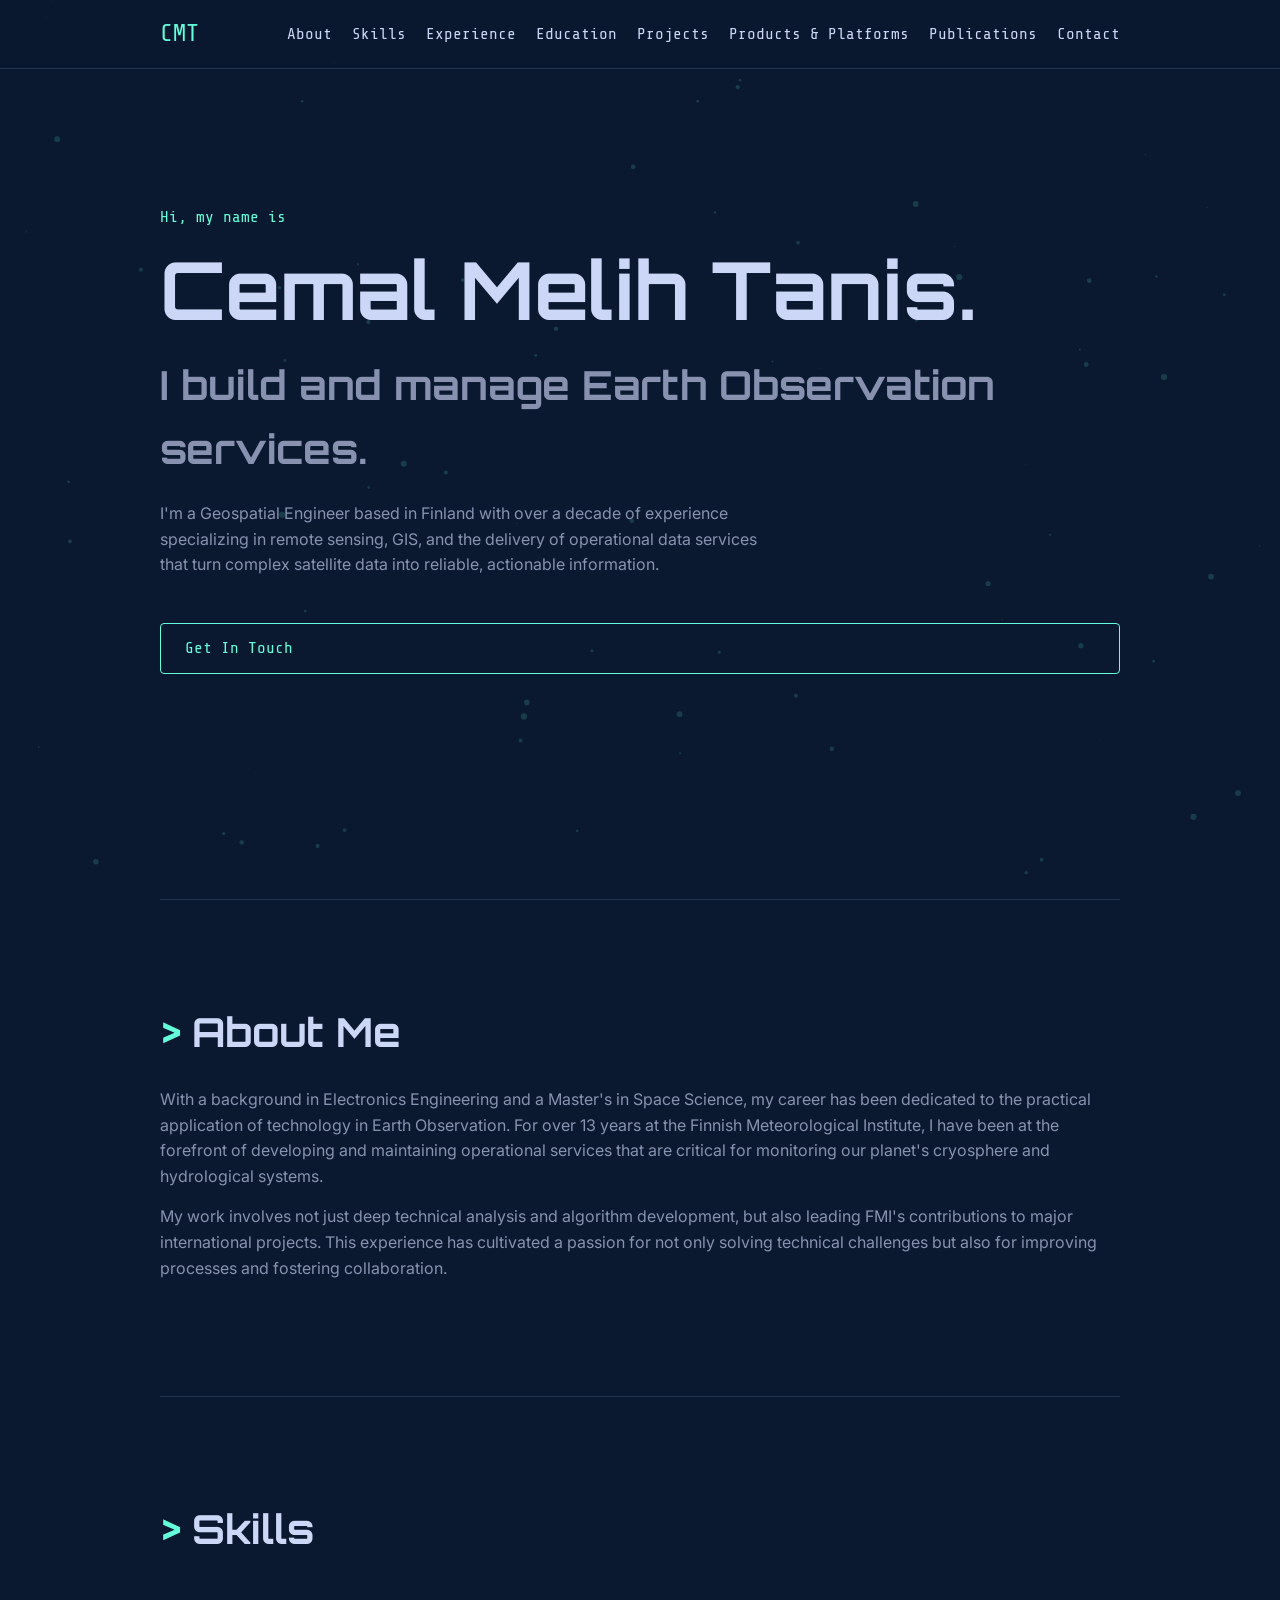
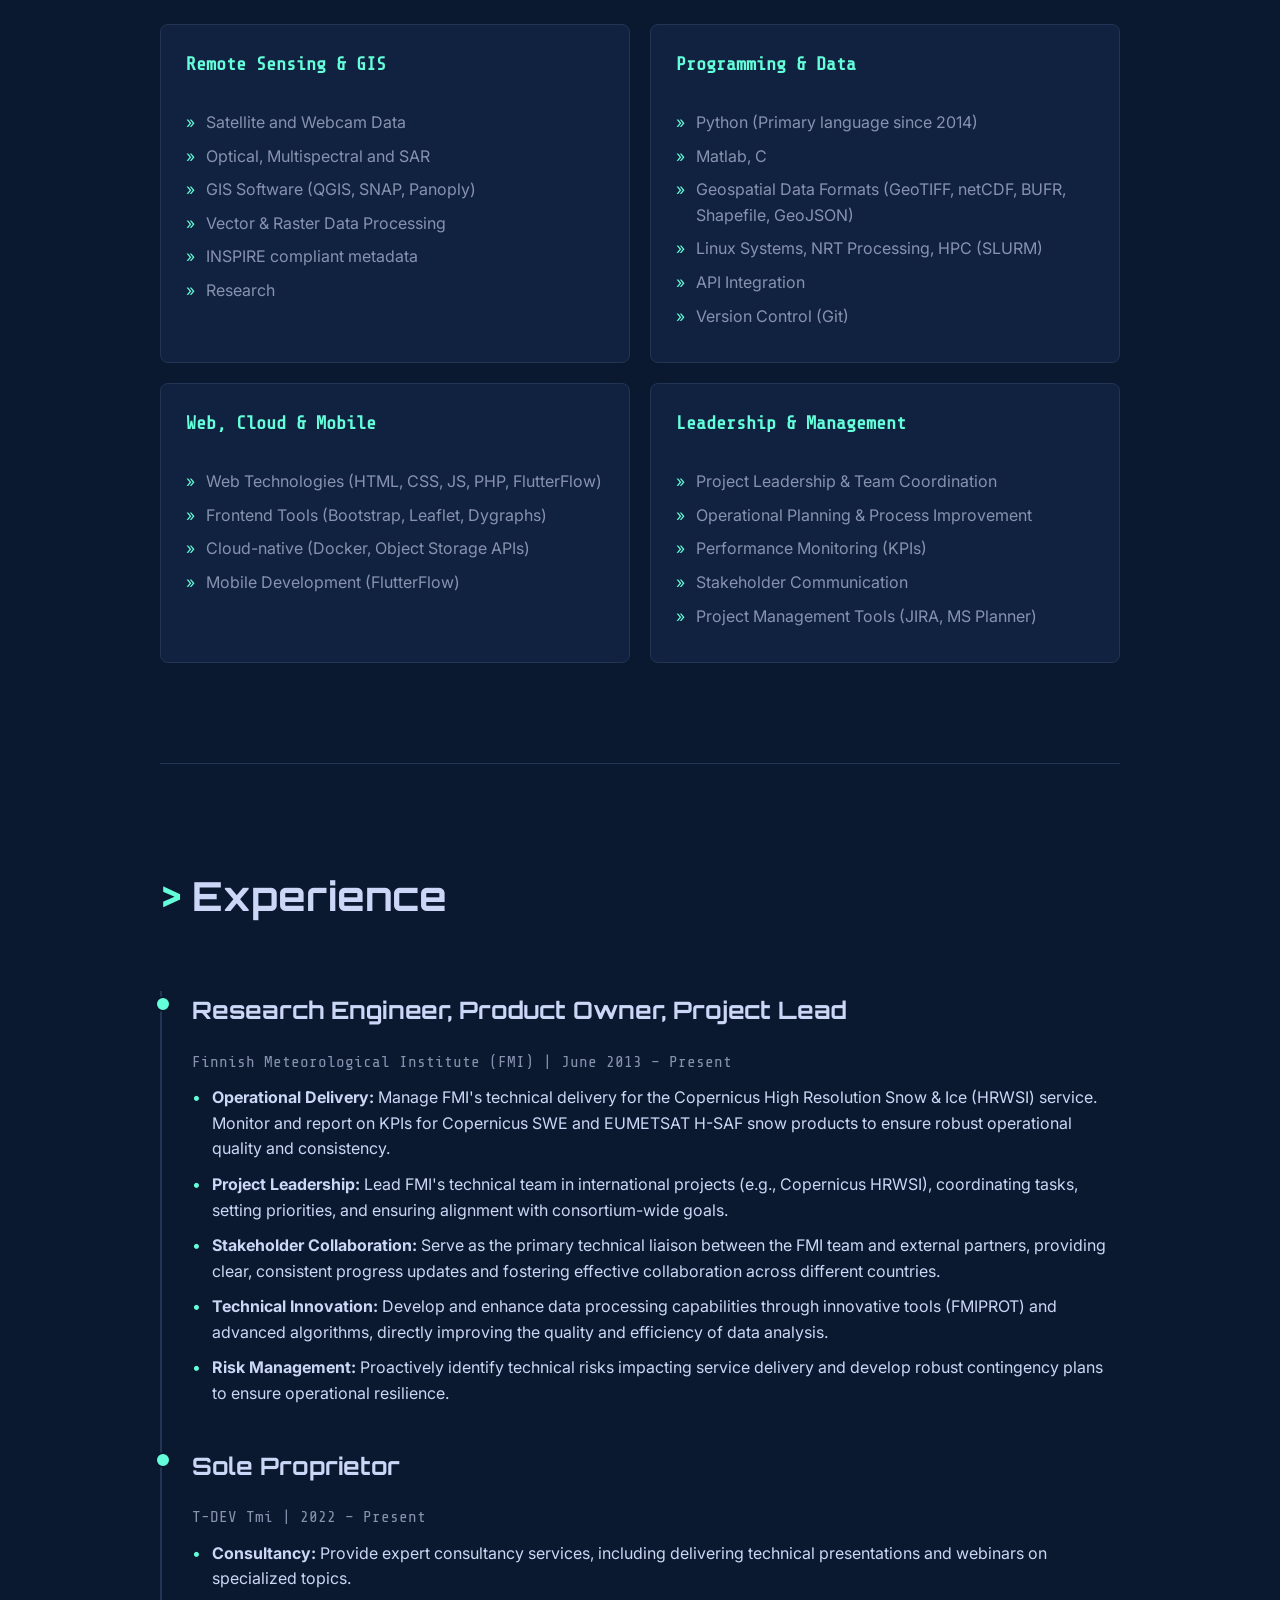
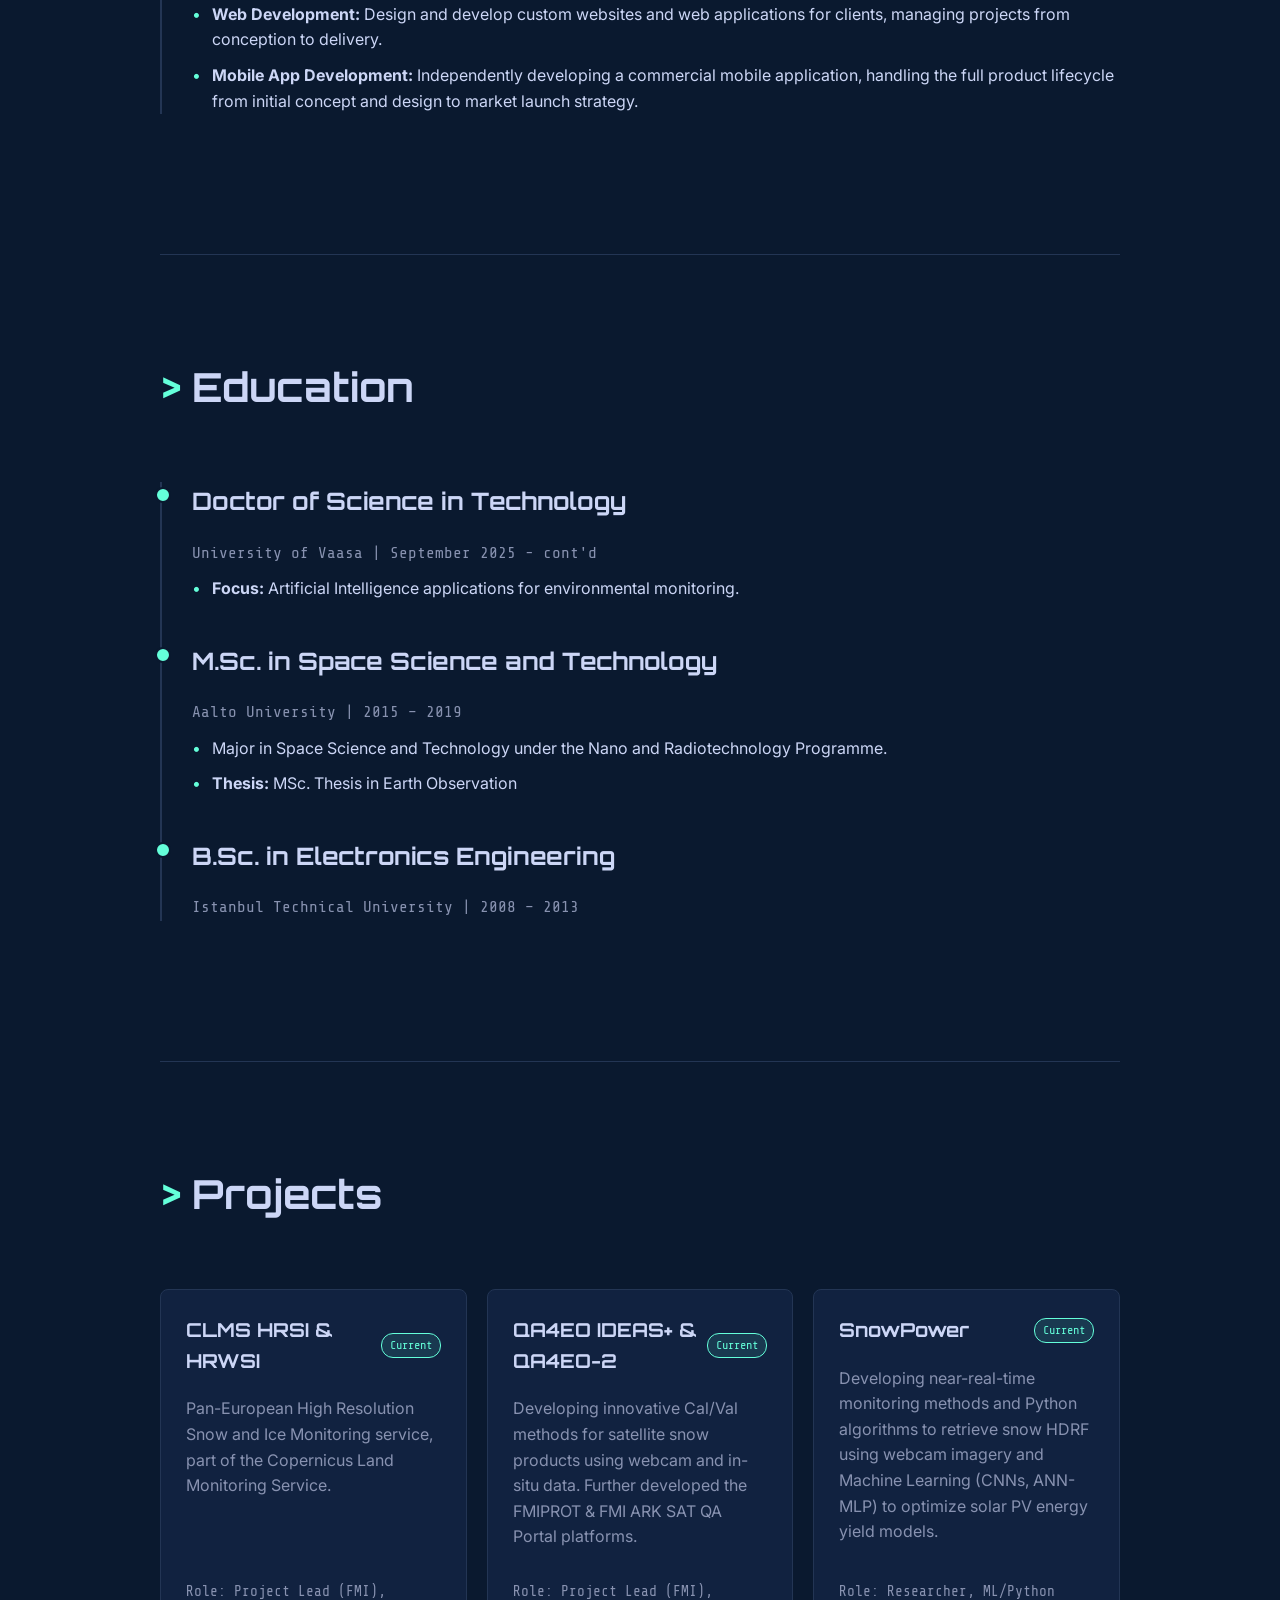
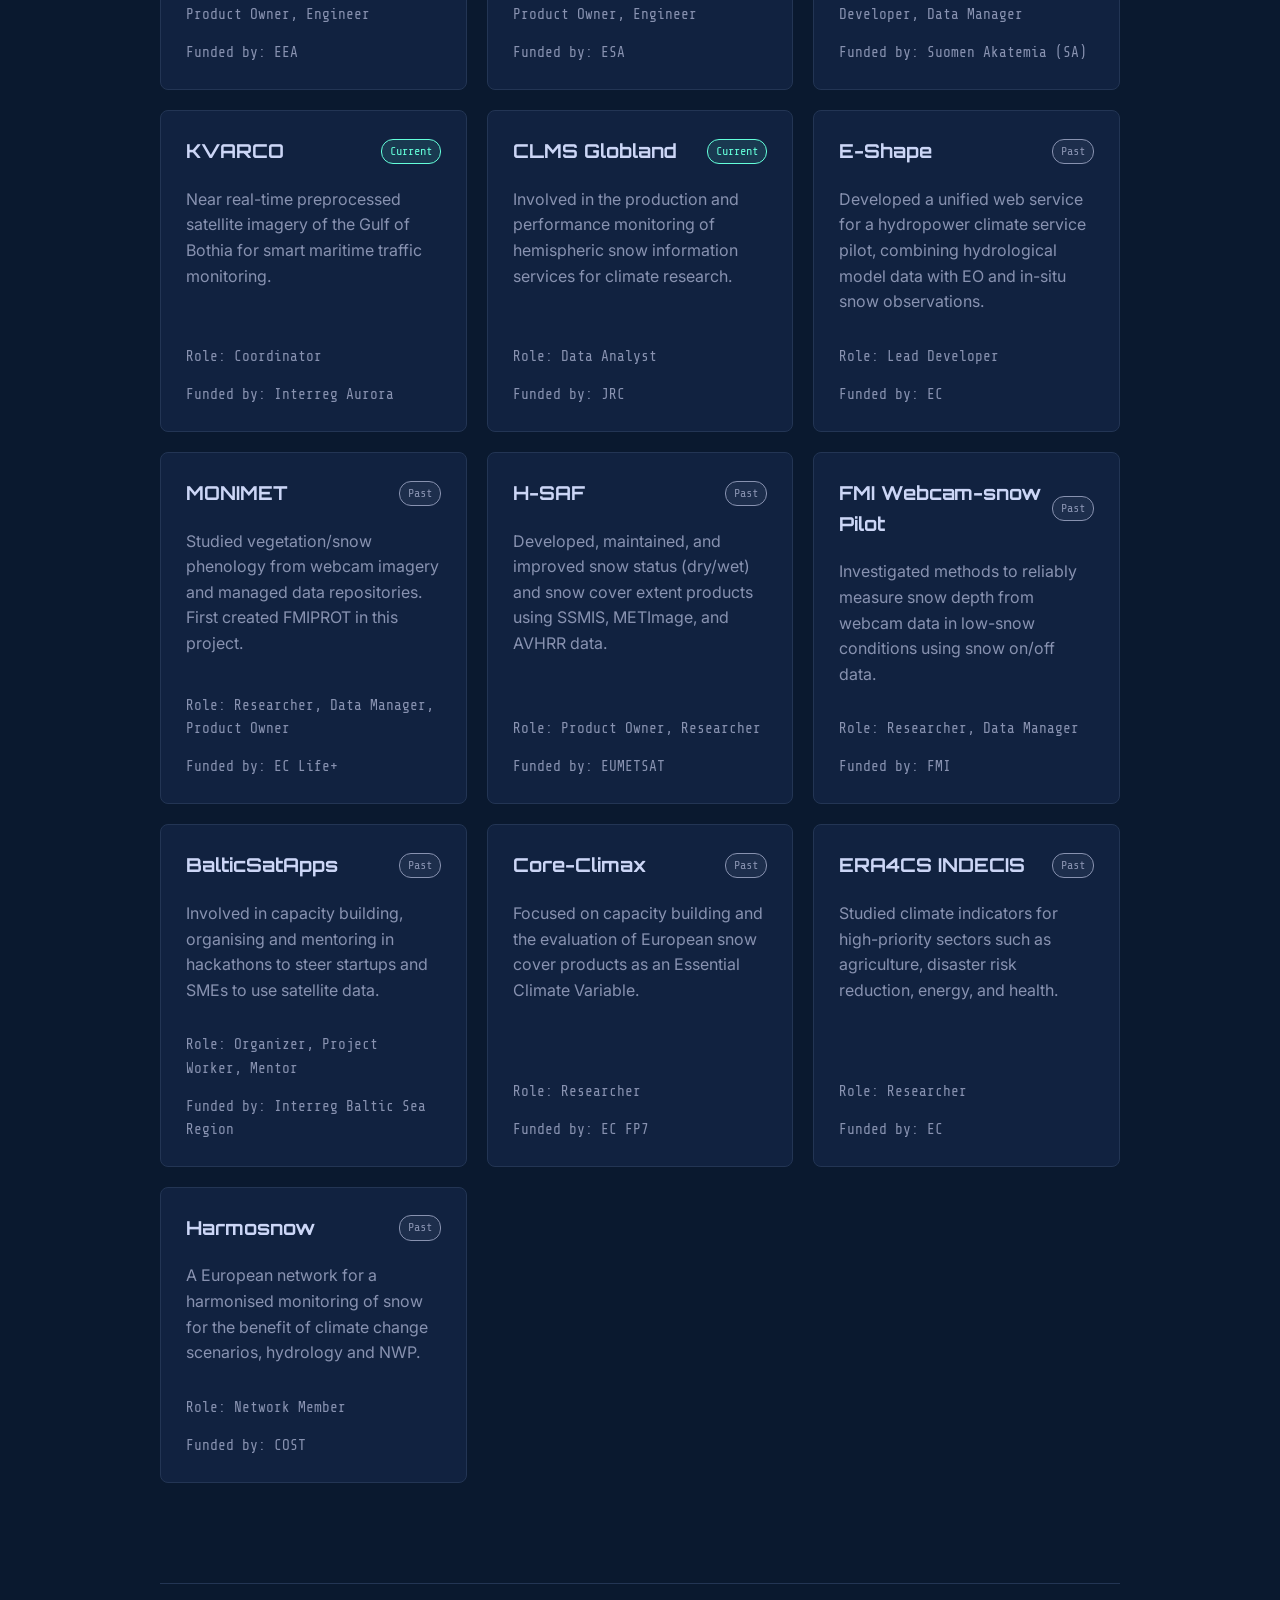
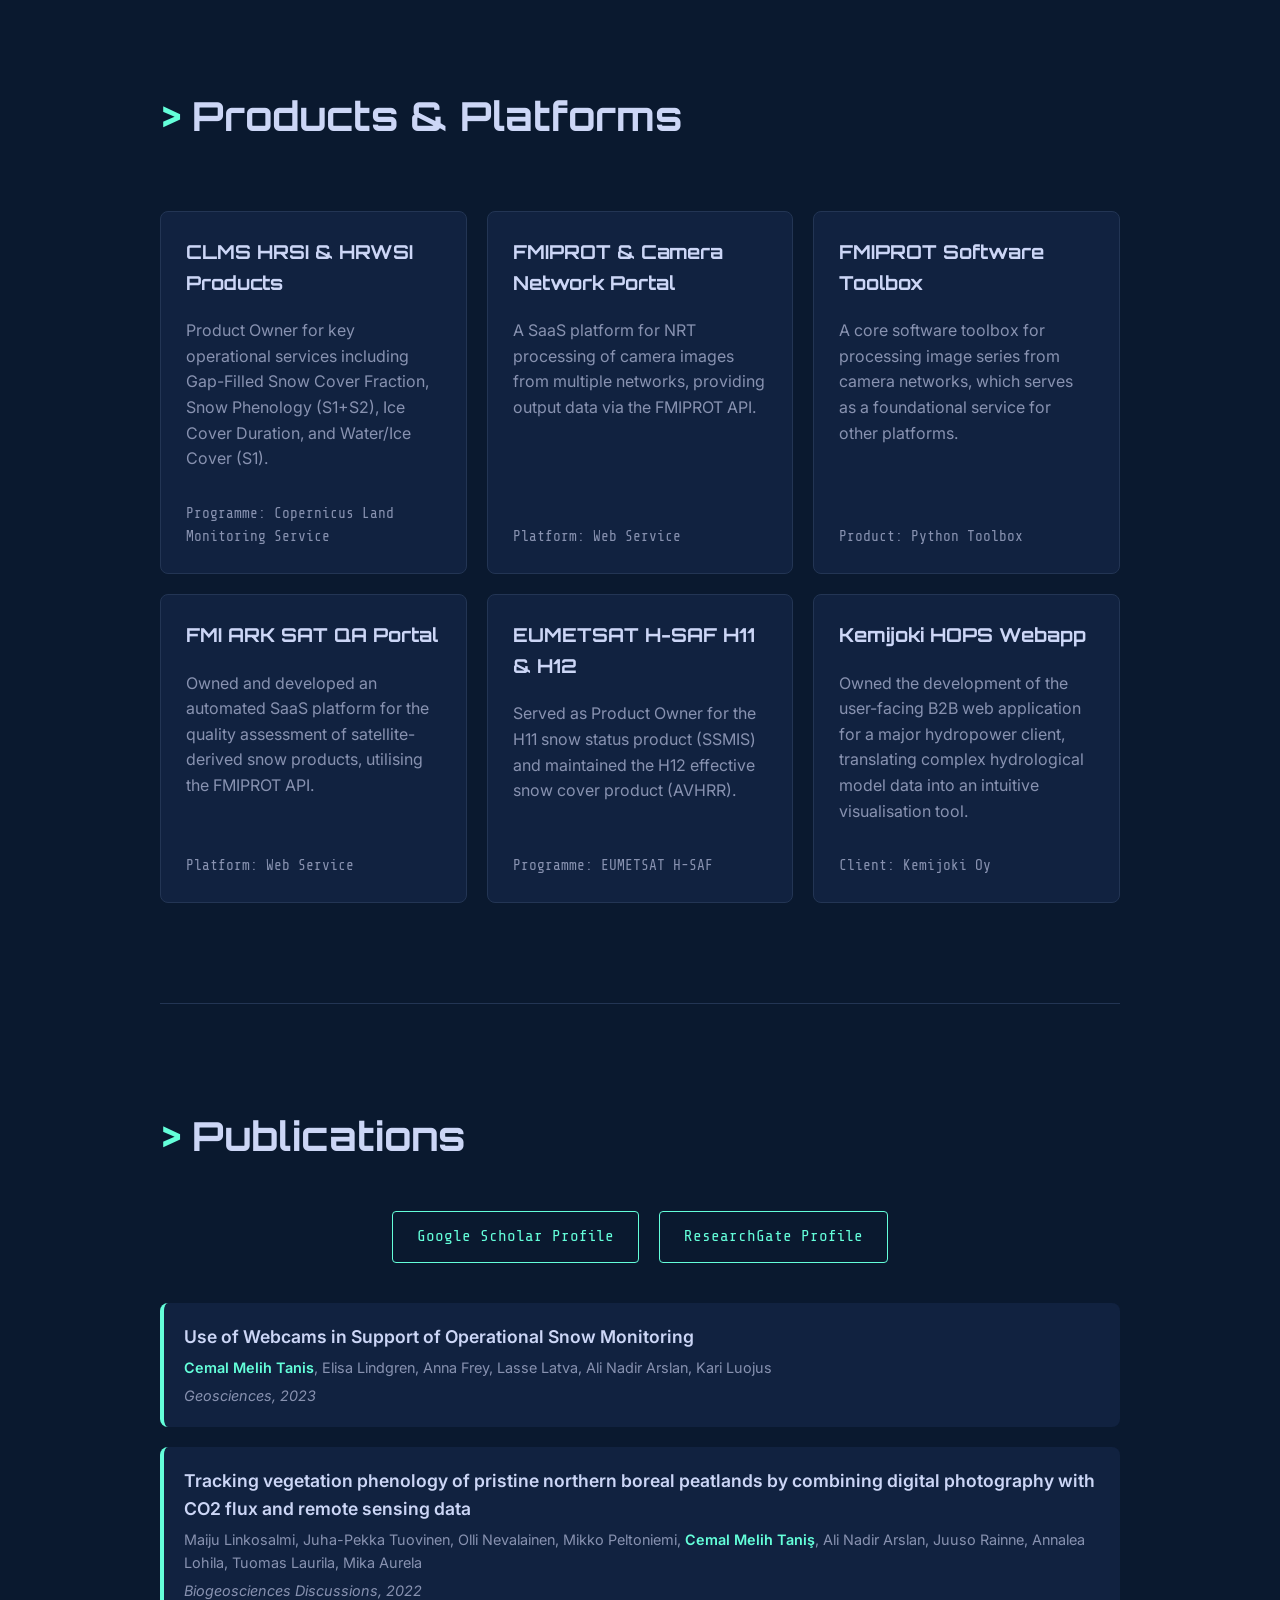
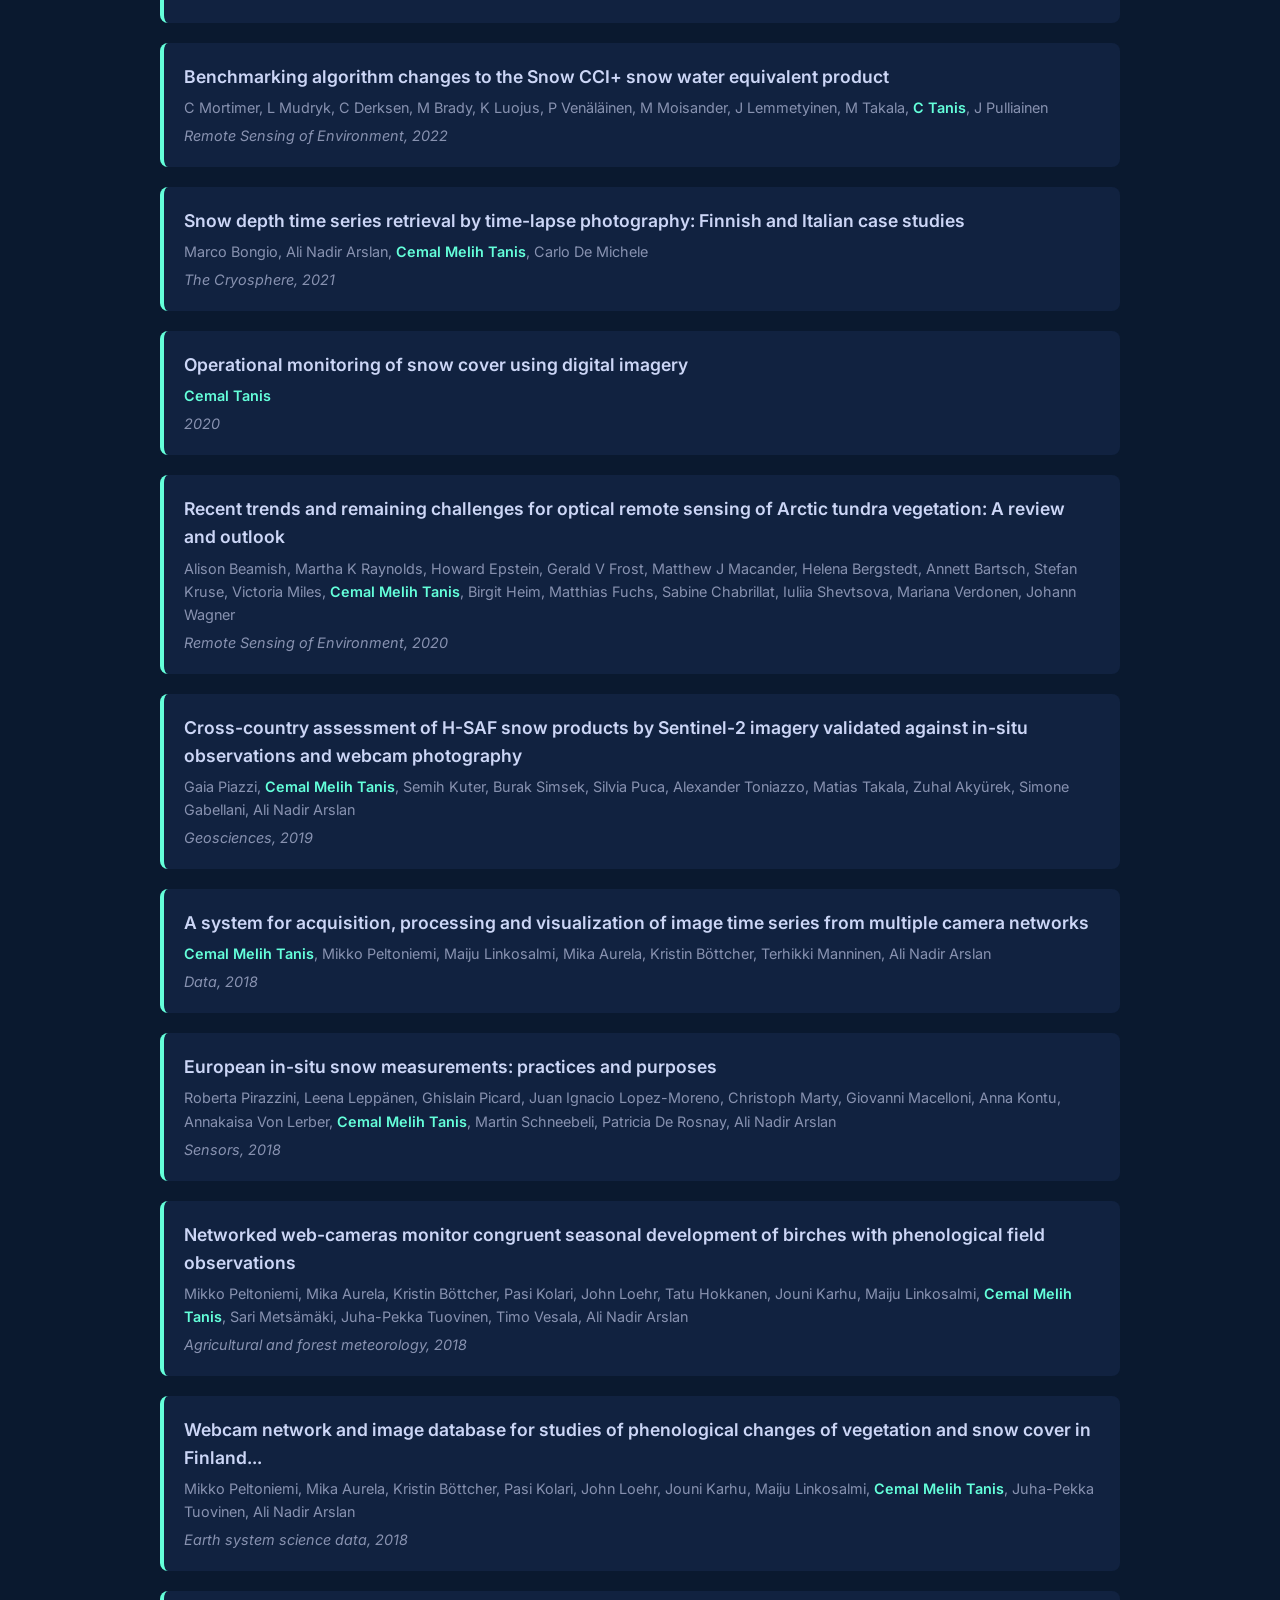
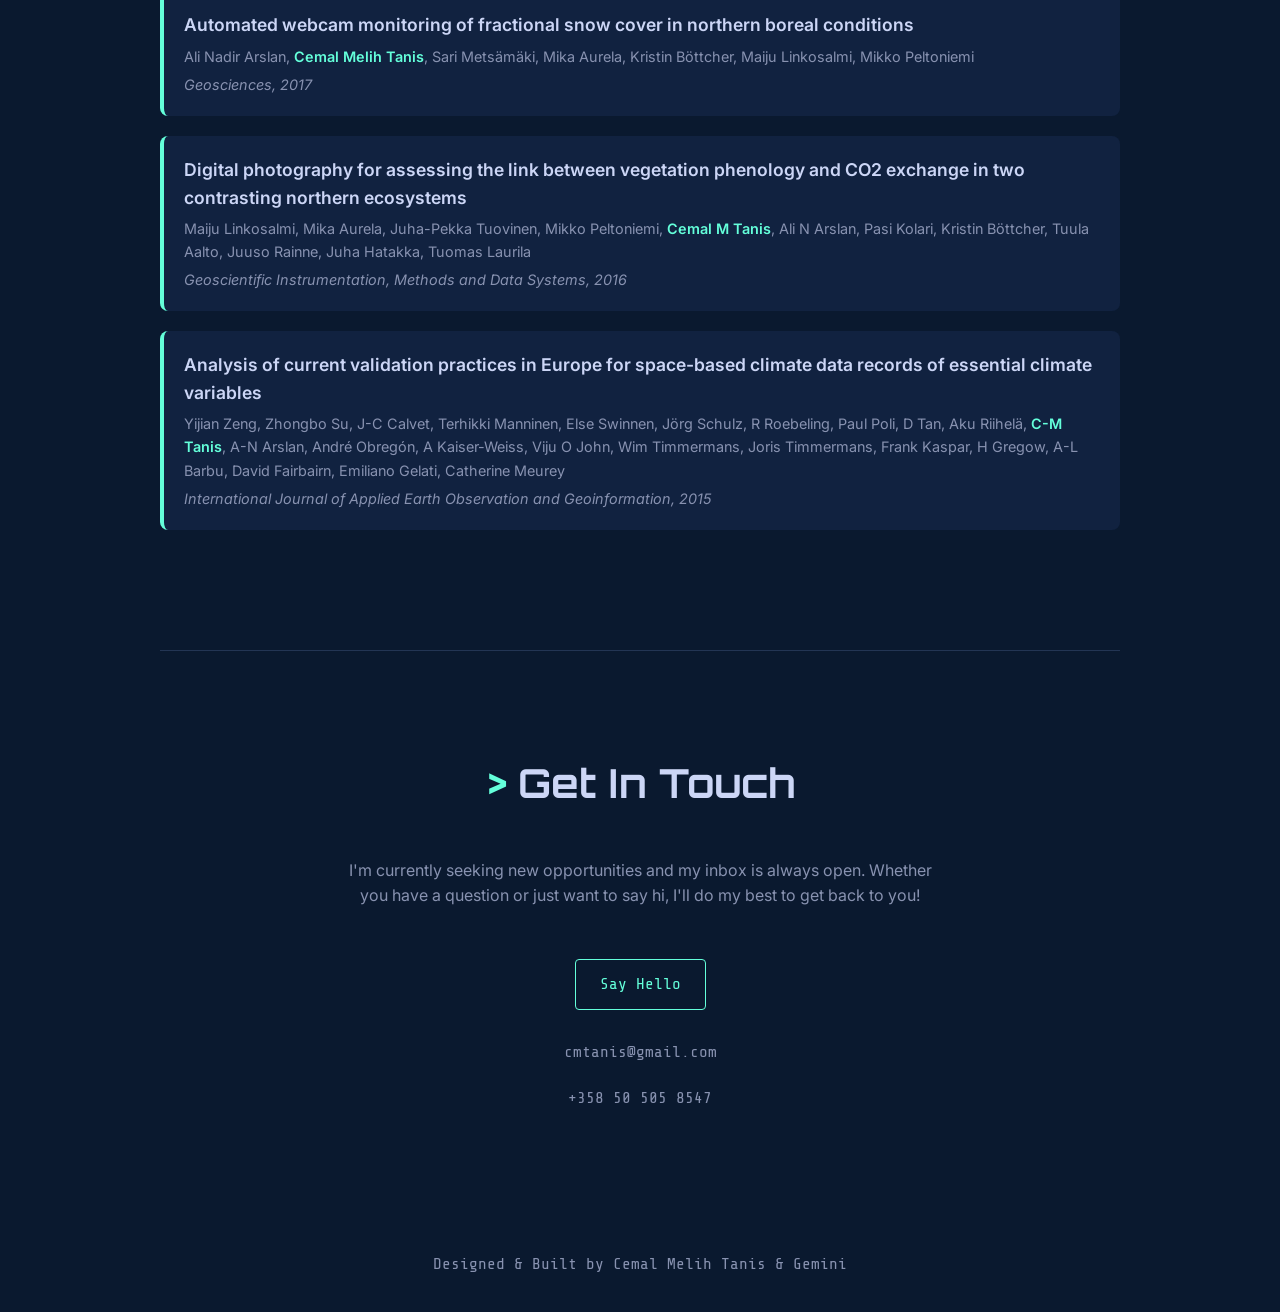
<file: index.html>
<!DOCTYPE html>
<html lang="en">
<head>
    <meta charset="UTF-8">
    <meta name="viewport" content="width=device-width, initial-scale=1.0">
    
    <title>Cemal Melih Tanis | Geospatial Engineer & EO Specialist</title>
    <meta name="title" content="Cemal Melih Tanis | Geospatial Engineer & EO Specialist">
    <meta name="description" content="Geospatial Engineer based in Finland specializing in Earth Observation, remote sensing, and operational data services (Copernicus, FMI, Cryosphere).">
    <meta name="author" content="Cemal Melih Tanis">
    <meta name="keywords" content="Geospatial Engineer, Earth Observation, Remote Sensing, FMI, Copernicus, Python, GIS, Snow Monitoring, Cryosphere, Satellite Data">

    <meta property="og:type" content="website">
    <meta property="og:url" content="https://cmtanis.com/">
    <meta property="og:title" content="Cemal Melih Tanis | Geospatial Engineer">
    <meta property="og:description" content="Turning complex satellite data into reliable, actionable information. Specialist in operational services for the cryosphere and hydrological systems.">
    <meta property="og:image" content="https://cmtanis.com/social-preview.jpg">

    <meta property="twitter:card" content="summary_large_image">
    <meta property="twitter:url" content="https://cmtanis.com/">
    <meta property="twitter:title" content="Cemal Melih Tanis | Geospatial Engineer">
    <meta property="twitter:description" content="Turning complex satellite data into reliable, actionable information. Specialist in operational services for the cryosphere and hydrological systems.">
    <meta property="twitter:image" content="https://cmtanis.com/social-preview.jpg">

    <link rel="icon" type="image/svg+xml" href="favicon.svg">

    <link rel="preconnect" href="https://fonts.googleapis.com">
    <link rel="preconnect" href="https://fonts.gstatic.com" crossorigin>
    
    <link href="https://fonts.googleapis.com/css2?family=Orbitron:wght@400;700&family=Rajdhani:wght@400;700&family=Share+Tech+Mono&family=Inter:wght@300;400;600&display=swap" rel="stylesheet">
    
    <link rel="stylesheet" href="style.css">
</head>
<body>
    <!-- Canvas for background animations -->
    <canvas id="bg-canvas"></canvas>

    <!-- Header -->
    <header class="main-header">
        <div class="container">
            <a href="#hero" class="logo">CMT</a>
            <nav class="main-nav">
                <ul>
                    <li><a href="#about">About</a></li>
                    <li><a href="#skills">Skills</a></li>
                    <li><a href="#experience">Experience</a></li>
                    <li><a href="#education">Education</a></li>
                    <li><a href="#projects">Projects</a></li>
                    <li><a href="#products">Products & Platforms</a></li>
                    <li><a href="#publications">Publications</a></li>
                    <li><a href="#contact">Contact</a></li>
                </ul>
            </nav>
            <div class="menu-toggle" id="menu-toggle">&equiv;</div>
        </div>
    </header>

    <main class="container">
        <!-- Hero Section -->
        <section id="hero">
            <p style="font-family: var(--mono-font); color: var(--accent-color);">Hi, my name is</p>
            <h1>Cemal Melih Tanis.</h1>
            <h2 class="subtitle">I build and manage Earth Observation services.</h2>
            <p>I'm a Geospatial Engineer based in Finland with over a decade of experience specializing in remote sensing, GIS, and the delivery of operational data services that turn complex satellite data into reliable, actionable information.</p>
            <a href="#contact" class="cta-button">Get In Touch</a>
        </section>

        <!-- About Section -->
        <section id="about">
            <h2 class="section-title">About Me</h2>
            <p>
                With a background in Electronics Engineering and a Master's in Space Science, my career has been dedicated to the practical application of technology in Earth Observation. For over <span id="experience-years">11</span> years at the Finnish Meteorological Institute, I have been at the forefront of developing and maintaining operational services that are critical for monitoring our planet's cryosphere and hydrological systems.
            </p>
            <p>
                My work involves not just deep technical analysis and algorithm development, but also leading FMI's contributions to major international projects. This experience has cultivated a passion for not only solving technical challenges but also for improving processes and fostering collaboration.
            </p>
        </section>

        <!-- Skills Section -->
        <section id="skills">
            <h2 class="section-title">Skills</h2>
            <div class="skills-grid">
                <div class="skill-card">
                    <h3>Remote Sensing & GIS</h3>
                    <ul>
                        <li>Satellite and Webcam Data</li>
                        <li>Optical, Multispectral and SAR</li>
                        <li>GIS Software (QGIS, SNAP, Panoply)</li>
                        <li>Vector & Raster Data Processing</li>
                        <li>INSPIRE compliant metadata</li>
                        <li>Research</li>
                    </ul>
                </div>
                <div class="skill-card">
                    <h3>Programming & Data</h3>
                    <ul>
                        <li>Python (Primary language since 2014)</li>
                        <li>Matlab, C</li>
                        <li>Geospatial Data Formats (GeoTIFF, netCDF, BUFR, Shapefile, GeoJSON)</li>
                        <li>Linux Systems, NRT Processing, HPC (SLURM)</li>
                        <li>API Integration</li>
                        <li>Version Control (Git)</li>
                    </ul>
                </div>
                <div class="skill-card">
                    <h3>Web, Cloud & Mobile</h3>
                    <ul>
                        <li>Web Technologies (HTML, CSS, JS, PHP, FlutterFlow)</li>
                        <li>Frontend Tools (Bootstrap, Leaflet, Dygraphs)</li>
                        <li>Cloud-native (Docker, Object Storage APIs)</li>
                        <li>Mobile Development (FlutterFlow)</li>
                    </ul>
                </div>
                <div class="skill-card">
                    <h3>Leadership & Management</h3>
                    <ul>
                        <li>Project Leadership & Team Coordination</li>
                        <li>Operational Planning & Process Improvement</li>
                        <li>Performance Monitoring (KPIs)</li>
                        <li>Stakeholder Communication</li>
                        <li>Project Management Tools (JIRA, MS Planner)</li>
                    </ul>
                </div>
            </div>
        </section>

        <!-- Experience Section -->
        <section id="experience">
            <h2 class="section-title">Experience</h2>
            <div class="timeline">
                <div class="timeline-item">
                    <h3>Research Engineer, Product Owner, Project Lead</h3>
                    <p class="date">Finnish Meteorological Institute (FMI) | June 2013 – Present</p>
                    <ul>
                        <li><strong>Operational Delivery:</strong> Manage FMI's technical delivery for the Copernicus High Resolution Snow & Ice (HRWSI) service. Monitor and report on KPIs for Copernicus SWE and EUMETSAT H-SAF snow products to ensure robust operational quality and consistency.</li>
                        <li><strong>Project Leadership:</strong> Lead FMI's technical team in international projects (e.g., Copernicus HRWSI), coordinating tasks, setting priorities, and ensuring alignment with consortium-wide goals.</li>
                        <li><strong>Stakeholder Collaboration:</strong> Serve as the primary technical liaison between the FMI team and external partners, providing clear, consistent progress updates and fostering effective collaboration across different countries.</li>
                        <li><strong>Technical Innovation:</strong> Develop and enhance data processing capabilities through innovative tools (FMIPROT) and advanced algorithms, directly improving the quality and efficiency of data analysis.</li>
                        <li><strong>Risk Management:</strong> Proactively identify technical risks impacting service delivery and develop robust contingency plans to ensure operational resilience.</li>
                    </ul>
                </div>
                <div class="timeline-item">
                    <h3>Sole Proprietor</h3>
                    <p class="date">T-DEV Tmi | 2022 – Present</p>
                     <ul>
                        <li><strong>Consultancy:</strong> Provide expert consultancy services, including delivering technical presentations and webinars on specialized topics.</li>
                        <li><strong>Web Development:</strong> Design and develop custom websites and web applications for clients, managing projects from conception to delivery.</li>
                        <li><strong>Mobile App Development:</strong> Independently developing a commercial mobile application, handling the full product lifecycle from initial concept and design to market launch strategy.</li>
                    </ul>
                </div>
            </div>
        </section>

        <!-- Education Section -->
        <section id="education">
            <h2 class="section-title">Education</h2>
            <div class="timeline">
                <div class="timeline-item">
                    <h3>Doctor of Science in Technology</h3>
                    <p class="date">University of Vaasa | September 2025 - cont'd</p>
                    <ul>
                        <li><strong>Focus:</strong> Artificial Intelligence applications for environmental monitoring.</li>
                    </ul>
                </div>
                <div class="timeline-item">
                    <h3>M.Sc. in Space Science and Technology</h3>
                    <p class="date">Aalto University | 2015 – 2019</p>
                    <ul>
                        <li>Major in Space Science and Technology under the Nano and Radiotechnology Programme.</li>
                        <li><strong>Thesis:</strong> MSc. Thesis in Earth Observation</a></li>
                    </ul>
                </div>
                <div class="timeline-item">
                    <h3>B.Sc. in Electronics Engineering</h3>
                    <p class="date">Istanbul Technical University | 2008 – 2013</p>
                </div>
            </div>
        </section>
        
        <!-- Projects Section -->
        <section id="projects">
            <h2 class="section-title">Projects</h2>
            <div class="projects-grid">
                <div class="project-card">
                    <h3>CLMS HRSI & HRWSI <span class="project-tag tag-current">Current</span></h3>
                    <p>Pan-European High Resolution Snow and Ice Monitoring service, part of the Copernicus Land Monitoring Service.</p>
                    <div class="tech-stack">Role: Project Lead (FMI), Product Owner, Engineer</div>
                    <div class="tech-stack">Funded by: EEA</div>
                </div>
                <div class="project-card">
                    <h3>QA4EO IDEAS+ & QA4EO-2 <span class="project-tag tag-current">Current</span></h3>
                    <p>Developing innovative Cal/Val methods for satellite snow products using webcam and in-situ data. Further developed the FMIPROT & FMI ARK SAT QA Portal platforms.</p>
                    <div class="tech-stack">Role: Project Lead (FMI), Product Owner, Engineer</div>
                    <div class="tech-stack">Funded by: ESA</div>
                </div>
                <div class="project-card">
                    <h3>SnowPower <span class="project-tag tag-current">Current</span></h3>
                    <p>Developing near-real-time monitoring methods and Python algorithms to retrieve snow HDRF using webcam imagery and Machine Learning (CNNs, ANN-MLP) to optimize solar PV energy yield models.</p>
                    <div class="tech-stack">Role: Researcher, ML/Python Developer, Data Manager</div>
                    <div class="tech-stack">Funded by: Suomen Akatemia (SA)</div>
                </div>
                <div class="project-card">
                    <h3>KVARCO <span class="project-tag tag-current">Current</span></h3>
                    <p>Near real-time preprocessed satellite imagery of the Gulf of Bothia for smart maritime traffic monitoring.</p>
                    <div class="tech-stack">Role: Coordinator</div>
                    <div class="tech-stack">Funded by: Interreg Aurora</div>
                </div>
                <div class="project-card">
                    <h3>CLMS Globland <span class="project-tag tag-current">Current</span></h3>
                    <p>Involved in the production and performance monitoring of hemispheric snow information services for climate research.</p>
                    <div class="tech-stack">Role: Data Analyst</div>
                    <div class="tech-stack">Funded by: JRC</div>
                </div>
                <div class="project-card">
                    <h3>E-Shape <span class="project-tag tag-past">Past</span></h3>
                    <p>Developed a unified web service for a hydropower climate service pilot, combining hydrological model data with EO and in-situ snow observations.</p>
                    <div class="tech-stack">Role: Lead Developer</div>
                    <div class="tech-stack">Funded by: EC</div>
                </div>
                <div class="project-card">
                    <h3>MONIMET <span class="project-tag tag-past">Past</span></h3>
                    <p>Studied vegetation/snow phenology from webcam imagery and managed data repositories. First created FMIPROT in this project.</p>
                    <div class="tech-stack">Role: Researcher, Data Manager, Product Owner</div>
                    <div class="tech-stack">Funded by: EC Life+</div>
                </div>
                <div class="project-card">
                    <h3>H-SAF <span class="project-tag tag-past">Past</span></h3>
                    <p>Developed, maintained, and improved snow status (dry/wet) and snow cover extent products using SSMIS, METImage, and AVHRR data.</p>
                    <div class="tech-stack">Role: Product Owner, Researcher</div>
                    <div class="tech-stack">Funded by: EUMETSAT</div>
                </div>
                <div class="project-card">
                    <h3>FMI Webcam-snow Pilot <span class="project-tag tag-past">Past</span></h3>
                    <p>Investigated methods to reliably measure snow depth from webcam data in low-snow conditions using snow on/off data.</p>
                    <div class="tech-stack">Role: Researcher, Data Manager</div>
                    <div class="tech-stack">Funded by: FMI</div>
                </div>
                <div class="project-card">
                    <h3>BalticSatApps <span class="project-tag tag-past">Past</span></h3>
                    <p>Involved in capacity building, organising and mentoring in hackathons to steer startups and SMEs to use satellite data.</p>
                    <div class="tech-stack">Role: Organizer, Project Worker, Mentor</div>
                    <div class="tech-stack">Funded by: Interreg Baltic Sea Region</div>
                </div>
                <div class="project-card">
                    <h3>Core-Climax <span class="project-tag tag-past">Past</span></h3>
                    <p>Focused on capacity building and the evaluation of European snow cover products as an Essential Climate Variable.</p>
                    <div class="tech-stack">Role: Researcher</div>
                    <div class="tech-stack">Funded by: EC FP7</div>
                </div>
                <div class="project-card">
                    <h3>ERA4CS INDECIS <span class="project-tag tag-past">Past</span></h3>
                    <p>Studied climate indicators for high-priority sectors such as agriculture, disaster risk reduction, energy, and health.</p>
                    <div class="tech-stack">Role: Researcher</div>
                    <div class="tech-stack">Funded by: EC</div>
                </div>
                <div class="project-card">
                    <h3>Harmosnow <span class="project-tag tag-past">Past</span></h3>
                    <p>A European network for a harmonised monitoring of snow for the benefit of climate change scenarios, hydrology and NWP.</p>
                    <div class="tech-stack">Role: Network Member</div>
                    <div class="tech-stack">Funded by: COST</div>
                </div>
            </div>
        </section>

        <!-- Products & Platforms Section -->
        <section id="products">
            <h2 class="section-title">Products & Platforms</h2>
            <div class="projects-grid">
                <div class="project-card">
                    <h3>CLMS HRSI & HRWSI Products</h3>
                    <p>Product Owner for key operational services including Gap-Filled Snow Cover Fraction, Snow Phenology (S1+S2), Ice Cover Duration, and Water/Ice Cover (S1).</p>
                    <div class="tech-stack">Programme: Copernicus Land Monitoring Service</div>
                </div>
                <div class="project-card">
                    <h3>FMIPROT & Camera Network Portal</h3>
                    <p>A SaaS platform for NRT processing of camera images from multiple networks, providing output data via the FMIPROT API.</p>
                    <div class="tech-stack">Platform: Web Service</div>
                </div>
                 <div class="project-card">
                    <h3>FMIPROT Software Toolbox</h3>
                    <p>A core software toolbox for processing image series from camera networks, which serves as a foundational service for other platforms.</p>
                    <div class="tech-stack">Product: Python Toolbox</div>
                </div>
                <div class="project-card">
                    <h3>FMI ARK SAT QA Portal</h3>
                    <p>Owned and developed an automated SaaS platform for the quality assessment of satellite-derived snow products, utilising the FMIPROT API.</p>
                    <div class="tech-stack">Platform: Web Service</div>
                </div>
                <div class="project-card">
                    <h3>EUMETSAT H-SAF H11 & H12</h3>
                    <p>Served as Product Owner for the H11 snow status product (SSMIS) and maintained the H12 effective snow cover product (AVHRR).</p>
                    <div class="tech-stack">Programme: EUMETSAT H-SAF</div>
                </div>
                <div class="project-card">
                    <h3>Kemijoki HOPS Webapp</h3>
                    <p>Owned the development of the user-facing B2B web application for a major hydropower client, translating complex hydrological model data into an intuitive visualisation tool.</p>
                    <div class="tech-stack">Client: Kemijoki Oy</div>
                </div>
            </div>
        </section>
        
        <!-- Publications Section -->
        <section id="publications">
            <h2 class="section-title">Publications</h2>
            <div class="publication-links">
                <a href="https://scholar.google.com/citations?user=QWX0RgEAAAAJ" target="_blank" rel="noopener noreferrer" class="cta-button">Google Scholar Profile</a>
                <a href="https://www.researchgate.net/profile/Cemal-Tanis" target="_blank" rel="noopener noreferrer" class="cta-button">ResearchGate Profile</a>
            </div>
            <div class="publications-list">
                <div class="publication-item">
                    <h3><a href="https://scholar.google.com/citations?view_op=view_citation&hl=en&user=QWX0RgEAAAAJ&citation_for_view=QWX0RgEAAAAJ:Zph67rFs4hoC" target="_blank" rel="noopener noreferrer">Use of Webcams in Support of Operational Snow Monitoring</a></h3>
                    <p class="authors"><span class="author-highlight">Cemal Melih Tanis</span>, Elisa Lindgren, Anna Frey, Lasse Latva, Ali Nadir Arslan, Kari Luojus</p>
                    <p class="journal">Geosciences, 2023</p>
                </div>
                <div class="publication-item">
                    <h3><a href="https://scholar.google.com/citations?view_op=view_citation&hl=en&user=QWX0RgEAAAAJ&citation_for_view=QWX0RgEAAAAJ:KlAtU1dfN6UC" target="_blank" rel="noopener noreferrer">Tracking vegetation phenology of pristine northern boreal peatlands by combining digital photography with CO2 flux and remote sensing data</a></h3>
                    <p class="authors">Maiju Linkosalmi, Juha-Pekka Tuovinen, Olli Nevalainen, Mikko Peltoniemi, <span class="author-highlight">Cemal Melih Taniş</span>, Ali Nadir Arslan, Juuso Rainne, Annalea Lohila, Tuomas Laurila, Mika Aurela</p>
                    <p class="journal">Biogeosciences Discussions, 2022</p>
                </div>
                <div class="publication-item">
                    <h3><a href="https://scholar.google.com/citations?view_op=view_citation&hl=en&user=QWX0RgEAAAAJ&citation_for_view=QWX0RgEAAAAJ:MXK_kJrjxJIC" target="_blank" rel="noopener noreferrer">Benchmarking algorithm changes to the Snow CCI+ snow water equivalent product</a></h3>
                    <p class="authors">C Mortimer, L Mudryk, C Derksen, M Brady, K Luojus, P Venäläinen, M Moisander, J Lemmetyinen, M Takala, <span class="author-highlight">C Tanis</span>, J Pulliainen</p>
                    <p class="journal">Remote Sensing of Environment, 2022</p>
                </div>
                <div class="publication-item">
                    <h3><a href="https://scholar.google.com/citations?view_op=view_citation&hl=en&user=QWX0RgEAAAAJ&citation_for_view=QWX0RgEAAAAJ:5nxA0vEk-isC" target="_blank" rel="noopener noreferrer">Snow depth time series retrieval by time-lapse photography: Finnish and Italian case studies</a></h3>
                    <p class="authors">Marco Bongio, Ali Nadir Arslan, <span class="author-highlight">Cemal Melih Tanis</span>, Carlo De Michele</p>
                    <p class="journal">The Cryosphere, 2021</p>
                </div>
                <div class="publication-item">
                    <h3><a href="https://scholar.google.com/citations?view_op=view_citation&hl=en&user=QWX0RgEAAAAJ&citation_for_view=QWX0RgEAAAAJ:roLk4NBRz8UC" target="_blank" rel="noopener noreferrer">Operational monitoring of snow cover using digital imagery</a></h3>
                    <p class="authors"><span class="author-highlight">Cemal Tanis</span></p>
                    <p class="journal">2020</p>
                </div>
                <div class="publication-item">
                    <h3><a href="https://scholar.google.com/citations?view_op=view_citation&hl=en&user=QWX0RgEAAAAJ&citation_for_view=QWX0RgEAAAAJ:Se3iqnhoufwC" target="_blank" rel="noopener noreferrer">Recent trends and remaining challenges for optical remote sensing of Arctic tundra vegetation: A review and outlook</a></h3>
                    <p class="authors">Alison Beamish, Martha K Raynolds, Howard Epstein, Gerald V Frost, Matthew J Macander, Helena Bergstedt, Annett Bartsch, Stefan Kruse, Victoria Miles, <span class="author-highlight">Cemal Melih Tanis</span>, Birgit Heim, Matthias Fuchs, Sabine Chabrillat, Iuliia Shevtsova, Mariana Verdonen, Johann Wagner</p>
                    <p class="journal">Remote Sensing of Environment, 2020</p>
                </div>
                <div class="publication-item">
                    <h3><a href="https://scholar.google.com/citations?view_op=view_citation&hl=en&user=QWX0RgEAAAAJ&citation_for_view=QWX0RgEAAAAJ:ufrVoPGSRksC" target="_blank" rel="noopener noreferrer">Cross-country assessment of H-SAF snow products by Sentinel-2 imagery validated against in-situ observations and webcam photography</a></h3>
                    <p class="authors">Gaia Piazzi, <span class="author-highlight">Cemal Melih Tanis</span>, Semih Kuter, Burak Simsek, Silvia Puca, Alexander Toniazzo, Matias Takala, Zuhal Akyürek, Simone Gabellani, Ali Nadir Arslan</p>
                    <p class="journal">Geosciences, 2019</p>
                </div>
                <div class="publication-item">
                    <h3><a href="https://scholar.google.com/citations?view_op=view_citation&hl=en&user=QWX0RgEAAAAJ&citation_for_view=QWX0RgEAAAAJ:WF5omc3nYNoC" target="_blank" rel="noopener noreferrer">A system for acquisition, processing and visualization of image time series from multiple camera networks</a></h3>
                    <p class="authors"><span class="author-highlight">Cemal Melih Tanis</span>, Mikko Peltoniemi, Maiju Linkosalmi, Mika Aurela, Kristin Böttcher, Terhikki Manninen, Ali Nadir Arslan</p>
                    <p class="journal">Data, 2018</p>
                </div>
                <div class="publication-item">
                    <h3><a href="https://scholar.google.com/citations?view_op=view_citation&hl=en&user=QWX0RgEAAAAJ&citation_for_view=QWX0RgEAAAAJ:eQOLeE2rZwMC" target="_blank" rel="noopener noreferrer">European in-situ snow measurements: practices and purposes</a></h3>
                    <p class="authors">Roberta Pirazzini, Leena Leppänen, Ghislain Picard, Juan Ignacio Lopez-Moreno, Christoph Marty, Giovanni Macelloni, Anna Kontu, Annakaisa Von Lerber, <span class="author-highlight">Cemal Melih Tanis</span>, Martin Schneebeli, Patricia De Rosnay, Ali Nadir Arslan</p>
                    <p class="journal">Sensors, 2018</p>
                </div>
                <div class="publication-item">
                    <h3><a href="https://scholar.google.com/citations?view_op=view_citation&hl=en&user=QWX0RgEAAAAJ&citation_for_view=QWX0RgEAAAAJ:d1gkVwhDpl0C" target="_blank" rel="noopener noreferrer">Networked web-cameras monitor congruent seasonal development of birches with phenological field observations</a></h3>
                    <p class="authors">Mikko Peltoniemi, Mika Aurela, Kristin Böttcher, Pasi Kolari, John Loehr, Tatu Hokkanen, Jouni Karhu, Maiju Linkosalmi, <span class="author-highlight">Cemal Melih Tanis</span>, Sari Metsämäki, Juha-Pekka Tuovinen, Timo Vesala, Ali Nadir Arslan</p>
                    <p class="journal">Agricultural and forest meteorology, 2018</p>
                </div>
                <div class="publication-item">
                    <h3><a href="https://scholar.google.com/citations?view_op=view_citation&hl=en&user=QWX0RgEAAAAJ&citation_for_view=QWX0RgEAAAAJ:YsMSGLbcyi4C" target="_blank" rel="noopener noreferrer">Webcam network and image database for studies of phenological changes of vegetation and snow cover in Finland...</a></h3>
                    <p class="authors">Mikko Peltoniemi, Mika Aurela, Kristin Böttcher, Pasi Kolari, John Loehr, Jouni Karhu, Maiju Linkosalmi, <span class="author-highlight">Cemal Melih Tanis</span>, Juha-Pekka Tuovinen, Ali Nadir Arslan</p>
                    <p class="journal">Earth system science data, 2018</p>
                </div>
                <div class="publication-item">
                    <h3><a href="https://scholar.google.com/citations?view_op=view_citation&hl=en&user=QWX0RgEAAAAJ&citation_for_view=QWX0RgEAAAAJ:UeHWp8X0CEIC" target="_blank" rel="noopener noreferrer">Automated webcam monitoring of fractional snow cover in northern boreal conditions</a></h3>
                    <p class="authors">Ali Nadir Arslan, <span class="author-highlight">Cemal Melih Tanis</span>, Sari Metsämäki, Mika Aurela, Kristin Böttcher, Maiju Linkosalmi, Mikko Peltoniemi</p>
                    <p class="journal">Geosciences, 2017</p>
                </div>
                <div class="publication-item">
                    <h3><a href="https://scholar.google.com/citations?view_op=view_citation&hl=en&user=QWX0RgEAAAAJ&citation_for_view=QWX0RgEAAAAJ:u5HHmVD_uO8C" target="_blank" rel="noopener noreferrer">Digital photography for assessing the link between vegetation phenology and CO2 exchange in two contrasting northern ecosystems</a></h3>
                    <p class="authors">Maiju Linkosalmi, Mika Aurela, Juha-Pekka Tuovinen, Mikko Peltoniemi, <span class="author-highlight">Cemal M Tanis</span>, Ali N Arslan, Pasi Kolari, Kristin Böttcher, Tuula Aalto, Juuso Rainne, Juha Hatakka, Tuomas Laurila</p>
                    <p class="journal">Geoscientific Instrumentation, Methods and Data Systems, 2016</p>
                </div>
                <div class="publication-item">
                    <h3><a href="https://scholar.google.com/citations?view_op=view_citation&hl=en&user=QWX0RgEAAAAJ&citation_for_view=QWX0RgEAAAAJ:IjCSPb-OGe4C" target="_blank" rel="noopener noreferrer">Analysis of current validation practices in Europe for space-based climate data records of essential climate variables</a></h3>
                    <p class="authors">Yijian Zeng, Zhongbo Su, J-C Calvet, Terhikki Manninen, Else Swinnen, Jörg Schulz, R Roebeling, Paul Poli, D Tan, Aku Riihelä, <span class="author-highlight">C-M Tanis</span>, A-N Arslan, André Obregón, A Kaiser-Weiss, Viju O John, Wim Timmermans, Joris Timmermans, Frank Kaspar, H Gregow, A-L Barbu, David Fairbairn, Emiliano Gelati, Catherine Meurey</p>
                    <p class="journal">International Journal of Applied Earth Observation and Geoinformation, 2015</p>
                </div>
            </div>
        </section>

        <!-- Contact Section -->
        <section id="contact">
            <h2 class="section-title">Get In Touch</h2>
            <p>I'm currently seeking new opportunities and my inbox is always open. Whether you have a question or just want to say hi, I'll do my best to get back to you!</p>
            <a href="mailto:cmtanis@gmail.com" class="cta-button">Say Hello</a>
            <div class="contact-details">
                <p>cmtanis@gmail.com</p>
                <p>+358 50 505 8547</p>
            </div>
        </section>
    </main>

    <!-- Footer -->
    <footer>
        <p>Designed & Built by Cemal Melih Tanis & Gemini</p>
    </footer>

    <!-- Link to the external JavaScript file -->
    <script src="script.js"></script>
</body>
</html>
</file>
<file: style.css>
/* * FONT IMPORTS 
 * Using Google Fonts for the futuristic typography.
 */
@import url('https://fonts.googleapis.com/css2?family=Orbitron:wght@400;700&family=Rajdhani:wght@400;700&family=Share+Tech+Mono&family=Inter:wght@300;400;600&display=swap');

/* * CSS VARIABLES
 * Defines the color palette and fonts for the single "Orbital" theme.
 */
:root {
    --bg-color: #0a192f;
    --bg-secondary-color: #112240;
    --text-color: #ccd6f6;
    --text-secondary-color: #8892b0;
    --accent-color: #64ffda;
    --accent-color-hover: rgba(100, 255, 218, 0.1);
    --border-color: #233554;
    --header-font: 'Orbitron', sans-serif;
    --body-font: 'Inter', sans-serif;
    --mono-font: 'Share Tech Mono', monospace;
    --bg-animation-opacity: 0.2;
}

/* * BASE STYLES & RESET
 */
* {
    margin: 0;
    padding: 0;
    box-sizing: border-box;
}

/* Update this block in style.css */
html {
    scroll-behavior: smooth;
    /* ADD THIS LINE: offsets the scroll anchor so the header doesn't cover text */
    scroll-padding-top: 100px; 
}

body {
    background-color: var(--bg-color);
    color: var(--text-color);
    font-family: var(--body-font);
    transition: background-color 0.3s ease, color 0.3s ease;
    line-height: 1.6;
}

/* Background Canvas for animations */
#bg-canvas {
    position: fixed;
    top: 0;
    left: 0;
    width: 100%;
    height: 100%;
    z-index: -1;
    opacity: var(--bg-animation-opacity);
    transition: opacity 0.3s ease;
}

.container {
    max-width: 1000px;
    margin: 0 auto;
    padding: 0 20px;
}

section {
    padding: 100px 0;
    border-bottom: 1px solid var(--border-color);
}

section:last-of-type {
    border-bottom: none;
}

h1, h2, h3 {
    font-family: var(--header-font);
    color: var(--text-color);
    margin-bottom: 20px;
    font-weight: 700;
}

h2.section-title {
    font-size: 2.5rem;
    position: relative;
    display: inline-block;
}

h2.section-title::before {
    content: '>';
    color: var(--accent-color);
    margin-right: 10px;
    font-family: var(--mono-font);
}

p {
    color: var(--text-secondary-color);
    margin-bottom: 15px;
}

a {
    color: var(--accent-color);
    text-decoration: none;
    transition: all 0.2s ease-in-out;
}

a:hover {
    filter: brightness(1.2);
}

/* * HEADER & NAVIGATION
 */
.main-header {
    position: fixed;
    top: 0;
    width: 100%;
    padding: 15px 0;
    background-color: rgba(10, 25, 47, 0.85);
    backdrop-filter: blur(10px);
    z-index: 10;
    border-bottom: 1px solid var(--border-color);
}

.main-header .container {
    display: flex;
    justify-content: space-between;
    align-items: center;
}

.logo {
    font-family: var(--mono-font);
    font-size: 1.5rem;
    color: var(--accent-color);
}

.main-nav ul {
    display: flex;
    list-style: none;
    align-items: center;
}

.main-nav li {
    margin-left: 20px;
}

.main-nav a {
    font-family: var(--mono-font);
    color: var(--text-color);
}

/* Mobile Nav */
.menu-toggle {
    display: none;
    cursor: pointer;
    font-size: 2rem;
}

/* * HERO SECTION
 */
#hero {
    min-height: 100vh;
    display: flex;
    flex-direction: column;
    justify-content: center;
    padding-top: 80px; /* Offset for fixed header */
}

#hero h1 {
    font-size: clamp(40px, 8vw, 80px);
    line-height: 1.1;
}

#hero .subtitle {
    font-size: clamp(20px, 5vw, 40px);
    color: var(--text-secondary-color);
    margin-bottom: 20px;
}

#hero p {
    max-width: 600px;
}

.cta-button {
    display: inline-block;
    padding: 12px 24px;
    border: 1px solid var(--accent-color);
    color: var(--accent-color);
    border-radius: 4px;
    margin-top: 30px;
    font-family: var(--mono-font);
}
.cta-button:hover {
    background-color: var(--accent-color-hover);
}

/* * SKILLS SECTION
 */
.skills-grid {
    display: grid;
    gap: 20px;
    margin-top: 40px;
}

/* 1 column for mobile */
.skills-grid {
    grid-template-columns: 1fr;
}

/* 2x2 grid for desktop */
@media (min-width: 768px) {
    .skills-grid {
        grid-template-columns: repeat(2, 1fr);
    }
}


.skill-card {
    background-color: var(--bg-secondary-color);
    padding: 25px;
    border-radius: 8px;
    border: 1px solid var(--border-color);
    transition: transform 0.2s ease-in-out;
}

.skill-card:hover,
.project-card:hover {
    transform: translateY(-5px);
}

.skill-card h3 {
    color: var(--accent-color);
    font-family: var(--mono-font);
}

.skill-card ul {
    list-style: none;
    padding-top: 10px;
}

.skill-card li {
    color: var(--text-secondary-color);
    margin-bottom: 8px;
    position: relative;
    padding-left: 20px;
}

.skill-card li::before {
    content: '»';
    position: absolute;
    left: 0;
    color: var(--accent-color);
}

/* * EXPERIENCE SECTION
 */
.timeline {
    margin-top: 40px;
    position: relative;
    padding-left: 30px;
    border-left: 2px solid var(--border-color);
}

.timeline-item {
    margin-bottom: 40px;
    position: relative;
}

.timeline-item::before {
    content: '';
    position: absolute;
    left: -37px;
    top: 5px;
    width: 12px;
    height: 12px;
    border-radius: 50%;
    background-color: var(--accent-color);
    border: 2px solid var(--bg-color);
}

.timeline-item h3 {
    font-size: 1.5rem;
}
.timeline-item .date {
    font-family: var(--mono-font);
    color: var(--text-secondary-color);
    margin-bottom: 10px;
}
.timeline-item ul {
    list-style: none;
}
.timeline-item li {
    margin-bottom: 10px;
    padding-left: 20px;
    position: relative;
}
.timeline-item li::before {
    content: '•';
    color: var(--accent-color);
    position: absolute;
    left: 0;
}

/* * PROJECTS & PRODUCTS SECTION
 */
.projects-grid {
    display: grid;
    grid-template-columns: repeat(auto-fit, minmax(300px, 1fr));
    gap: 20px;
    margin-top: 40px;
}
.project-card {
    background-color: var(--bg-secondary-color);
    padding: 25px;
    border-radius: 8px;
    border: 1px solid var(--border-color);
    display: flex;
    flex-direction: column;
    transition: transform 0.2s ease-in-out;
}
.project-card h3 {
    font-size: 1.2rem;
    display: flex;
    justify-content: space-between;
    align-items: center;
}
.project-card p {
    flex-grow: 1;
}
.project-card .tech-stack {
    margin-top: 15px;
    font-family: var(--mono-font);
    color: var(--text-secondary-color);
    font-size: 0.9rem;
}

.project-tag {
    font-size: 0.75rem;
    padding: 2px 8px;
    border-radius: 12px;
    font-family: var(--mono-font);
    font-weight: normal;
}

.tag-current {
    background-color: var(--accent-color-hover);
    color: var(--accent-color);
    border: 1px solid var(--accent-color);
}

.tag-past {
    background-color: rgba(136, 146, 176, 0.1);
    color: var(--text-secondary-color);
    border: 1px solid var(--text-secondary-color);
}


/* * PUBLICATIONS SECTION
 */
.publication-links {
    display: flex;
    justify-content: center;
    gap: 20px;
    margin-top: 20px;
    margin-bottom: 40px;
    flex-wrap: wrap;
}

.publication-links .cta-button {
    margin-top: 0; /* Override default margin for this context */
}

.publications-list {
    margin-top: 40px;
}

.publication-item {
    background-color: var(--bg-secondary-color);
    padding: 20px;
    border-radius: 8px;
    border-left: 4px solid var(--accent-color);
    margin-bottom: 20px;
    transition: transform 0.2s ease-in-out;
}

.publication-item:hover {
    transform: translateY(-5px);
}

.publication-item h3 {
    font-size: 1.1rem;
    font-family: var(--body-font);
    margin-bottom: 5px;
}

.publication-item h3 a {
    color: var(--text-color);
    font-weight: 600;
}
.publication-item h3 a:hover {
    color: var(--accent-color);
}

.publication-item .authors {
    font-size: 0.9rem;
    color: var(--text-secondary-color);
    margin-bottom: 5px;
}

.publication-item .journal {
    font-size: 0.9rem;
    font-style: italic;
    color: var(--text-secondary-color);
    margin-bottom: 0;
}

.author-highlight {
    color: var(--accent-color);
    font-weight: 600;
}

/* * CONTACT SECTION
 */
#contact {
    text-align: center;
}
#contact p {
    max-width: 600px;
    margin: 20px auto;
}

.contact-details {
    margin-top: 30px;
    font-family: var(--mono-font);
    color: var(--text-secondary-color);
}

.contact-details p {
    margin-bottom: 5px;
}

/* * FOOTER
 */
footer {
    text-align: center;
    padding: 20px;
    font-family: var(--mono-font);
    color: var(--text-secondary-color);
}

/* * RESPONSIVENESS
 */
@media (max-width: 768px) {
    .menu-toggle {
        display: block;
    }
    .main-nav {
        position: fixed;
        top: 70px; /* Header height */
        right: 0;
        width: 100%;
        max-width: 300px;
        height: calc(100vh - 70px);
        background-color: var(--bg-secondary-color);
        flex-direction: column;
        justify-content: center;
        transform: translateX(100%);
        transition: transform 0.3s ease-in-out;
    }
    .main-nav.active {
        transform: translateX(0);
    }
    .main-nav ul {
        flex-direction: column;
    }
    .main-nav li {
        margin: 20px 0;
    }
}

/* * PRINT STYLES (CV MODE)
 * These rules only apply when printing or saving as PDF.
 * It transforms the site from "Dark Mode Web" to "Clean White Paper".
 */
@media print {
    /* 1. Global Color Reset */
    :root {
        --bg-color: #ffffff;
        --bg-secondary-color: #ffffff;
        --text-color: #000000;
        --text-secondary-color: #333333;
        --accent-color: #000000; /* Darken accent for readability */
        --border-color: #dddddd;
    }

    /* 2. Hide Non-Essential Elements */
    #bg-canvas,           /* No animations */
    .main-nav,            /* No navigation menu */
    .menu-toggle,         /* No hamburger icon */
    .cta-button,          /* No "Get In Touch" buttons */
    .publication-links,   /* Hide visual buttons for links */
    footer {              /* Hide "Built by..." footer */
        display: none !important;
    }

    /* 3. Layout Adjustments */
    body {
        background-color: white;
        color: black;
        font-family: 'Inter', sans-serif; /* Serif reads better on paper, but Inter is fine */
        font-size: 11pt; /* Standard print size */
    }

    .container {
        width: 100%;
        max-width: 100%;
        margin: 0;
        padding: 0;
    }

    section {
        padding: 20px 0; /* Reduce vertical spacing */
        page-break-inside: avoid; /* Try not to split sections across pages */
        border-bottom: 1px solid #eee;
    }

    /* 4. Specific Section Tweaks */
    
    /* Header: Simplified for print */
    .main-header {
        position: relative; /* Unstick from top */
        border-bottom: 2px solid #000;
        padding: 10px 0;
        background: none;
    }
    
    .logo {
        color: black;
        font-size: 20pt;
    }

    /* Hero: Reduce massive text */
    #hero {
        min-height: auto; /* Remove full viewport height */
        padding-top: 0;
        margin-bottom: 20px;
    }
    
    #hero h1 {
        font-size: 28pt;
        color: black;
        margin-bottom: 5px;
    }
    
    #hero .subtitle {
        font-size: 16pt;
        color: #444;
        margin-bottom: 15px;
    }

    /* Skills Grid: Make it compact */
    .skills-grid {
        grid-template-columns: repeat(2, 1fr); /* Force 2 columns */
        gap: 15px;
        page-break-inside: avoid;
    }

    .skill-card {
        border: 1px solid #ccc;
        box-shadow: none;
        padding: 10px;
        break-inside: avoid;
    }

    /* Experience & Projects: Clean lists */
    .project-card, 
    .publication-item {
        border: none;
        padding: 0;
        margin-bottom: 15px;
        box-shadow: none;
        background: transparent;
    }

    .project-tag {
        border: 1px solid #666;
        color: #000;
        background: transparent !important;
    }

    /* Contact: Make sure email/phone is visible */
    #contact {
        text-align: left;
        padding-top: 10px;
    }
    
    .contact-details {
        display: block;
        color: black;
        font-weight: bold;
    }

    /* 5. Typography */
    h2.section-title {
        font-size: 18pt;
        color: black;
        border-bottom: 1px solid #000;
        display: block;
        width: 100%;
    }
    
    h2.section-title::before {
        display: none; /* Remove the ">" decoration */
    }

    a {
        text-decoration: none;
        color: #000;
    }
    
    /* Show URL after links so people can read them on paper */
    a[href^="http"]::after {
        content: " (" attr(href) ")";
        font-size: 0.8em;
        color: #555;
    }
    
    /* Don't show URL for internal links or the main logo */
    a[href^="#"]::after,
    .logo::after {
        content: "";
    }
}
</file>
